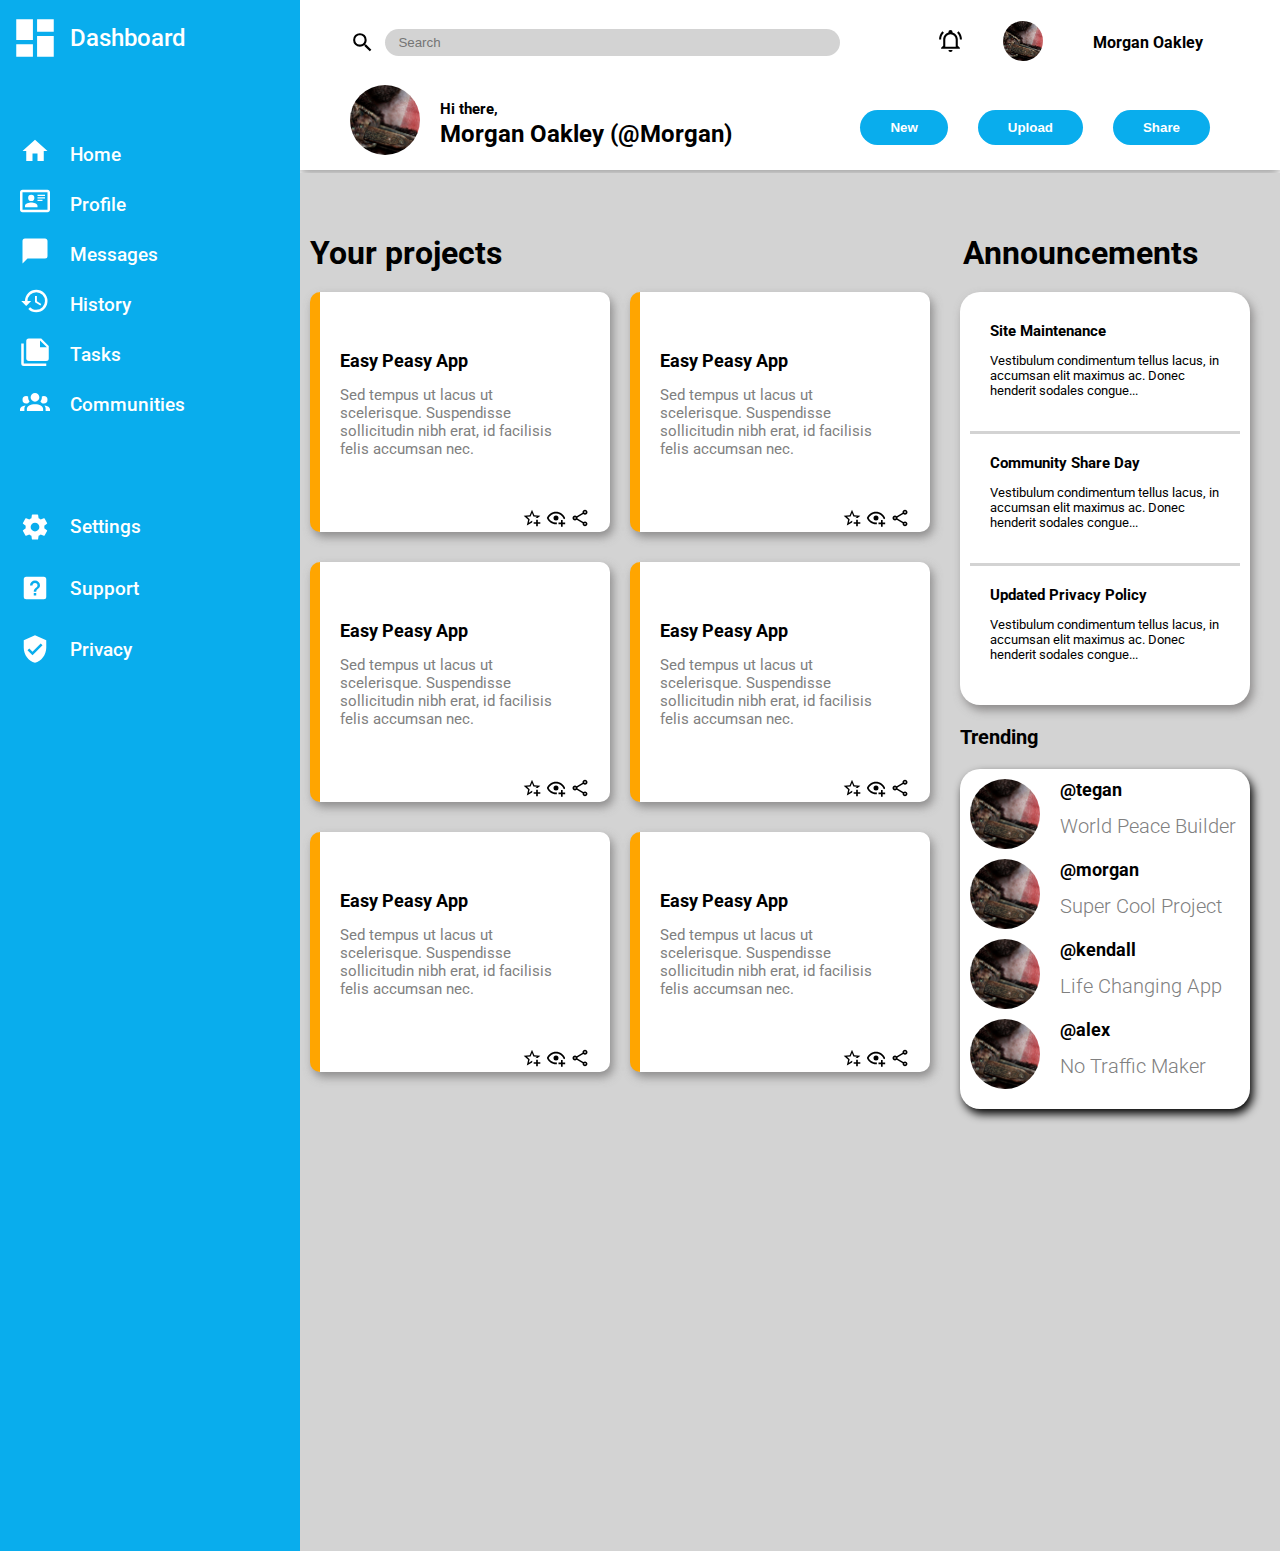
<file: index.html>
<!DOCTYPE html>
<html lang="en">
<head>
    <meta charset="UTF-8">
    <meta name="viewport" content="width=device-width, initial-scale=1.0">
    <title>HTML/CSS Grid Example</title>
    <!-- All icons from https://pictogrammers.com/library/mdi/ -->
    <link rel="preconnect" href="https://fonts.googleapis.com">
<link rel="preconnect" href="https://fonts.gstatic.com" crossorigin>
<link href="https://fonts.googleapis.com/css2?family=Roboto:ital,wght@0,100;0,300;0,400;0,500;0,700;0,900;1,100;1,300;1,400;1,500;1,700;1,900&display=swap" rel="stylesheet">
    
    <link rel="stylesheet" href="styles.css">
</head>
<body>
    <div class="grid-container">
        <div class="header">
            
            <div class="left-side">
                <div class="search-box"><img class="spyglass" src="icons/search.svg" alt=""><input class="search-bar" type="text" placeholder="  Search"></div>
                <div class="a-profile fifty">
                    <div class="one"><img class="kratos-p" src="icons/kratos.jpeg" alt=""></div>
                    <div class="two"><p>Hi there,</p> </div>
                    <div class="drei topp">Morgan Oakley (@Morgan)</div>
                    
                </div>
        </div>
            <div class="header-right">
            <div class="header-right-top">
                <div><img class="bell-pic" src="icons/bell.svg" alt=""></div>
                <div><img class="kratos-hrt" src="icons/kratos.jpeg" alt=""></div>
                <div><p class="hrt-name">Morgan Oakley</p></div>
            </div>
            <div class="header-right-bottom">
                <button>New</button>
                <button>Upload</button>
                <button>Share</button>
            </div>
            </div>
        </div>
        <div class="sidebar">
            <div class="logo"><img class="dash-logo" src="icons/dashboard.svg"><p>Dashboard</p></div>

            <div class="six-elements">
                <div class="six"><img src="icons/home.svg" alt=""><p>Home</p></div>
                <div class="six"><img src="icons/profile.svg" alt=""><p>Profile</p></div>
                <div class="six"><img src="icons/message.svg" alt=""><p>Messages</p></div>
                <div class="six"><img src="icons/history.svg" alt=""><p>History</p></div>
                <div class="six"><img src="icons/tasks.svg" alt=""><p>Tasks</p></div>
                <div class="six"><img src="icons/communities.svg" alt=""><p>Communities</p></div>
            </div>

            <div class="three-elements">
                <div class="three"><img src="icons/settings.svg"><p>Settings</p></div>
                <div class="three"><img src="icons/support.svg"><p>Support</p></div>
                <div class="three"><img src="icons/privacy.svg"><p>Privacy</p></div>
            </div>
        </div>
        <div class="main-content">
            <div class="headings">
                <h1 class="hh1">Your projects</h1>
                <h1 class="hh2">Announcements</h1>
            </div>
            <div class="main-columns">
                <div class="six-boxes" style="background-color: lightgrey;">
                <div class="box-aqua">
                    <div class="thebox">
                        <p class="titles">Easy Peasy App</p>
                        <p class="para">Sed tempus ut lacus ut scelerisque. Suspendisse sollicitudin nibh erat, id facilisis felis accumsan nec.</p>
                    </div>
                    <div class="icons"> <img class="stars" src="icons/star.svg" alt=""> <img class="eyes" src="icons/eye.svg" alt=""> <img class="shares" src="icons/share.svg" alt=""></div>
                    
                </div>
                <div class="box-aqua">
                    <div class="thebox">
                        <p class="titles">Easy Peasy App</p>
                        <p class="para">Sed tempus ut lacus ut scelerisque. Suspendisse sollicitudin nibh erat, id facilisis felis accumsan nec.</p>
                    </div>
                    <div class="icons"> <img class="stars" src="icons/star.svg" alt=""> <img class="eyes" src="icons/eye.svg" alt=""> <img class="shares" src="icons/share.svg" alt=""></div>
                </div>
                <div class="box-aqua">
                    <div class="thebox">
                        <p class="titles">Easy Peasy App</p>
                        <p class="para">Sed tempus ut lacus ut scelerisque. Suspendisse sollicitudin nibh erat, id facilisis felis accumsan nec.</p>
                    </div>
                    <div class="icons"> <img class="stars" src="icons/star.svg" alt=""> <img class="eyes" src="icons/eye.svg" alt=""> <img class="shares" src="icons/share.svg" alt=""></div>
                </div>
                <div class="box-aqua">
                    <div class="thebox">
                        <p class="titles">Easy Peasy App</p>
                        <p class="para">Sed tempus ut lacus ut scelerisque. Suspendisse sollicitudin nibh erat, id facilisis felis accumsan nec.</p>
                    </div>
                    <div class="icons"> <img class="stars" src="icons/star.svg" alt=""> <img class="eyes" src="icons/eye.svg" alt=""> <img class="shares" src="icons/share.svg" alt=""></div>
                </div>
                <div class="box-aqua">
                    <div class="thebox">
                        <p class="titles">Easy Peasy App</p>
                        <p class="para">Sed tempus ut lacus ut scelerisque. Suspendisse sollicitudin nibh erat, id facilisis felis accumsan nec.</p>
                    </div>
                    <div class="icons"> <img class="stars" src="icons/star.svg" alt=""> <img class="eyes" src="icons/eye.svg" alt=""> <img class="shares" src="icons/share.svg" alt=""></div>
                </div>
                <div class="box-aqua">
                    <div class="thebox">
                        <p class="titles">Easy Peasy App</p>
                        <p class="para">Sed tempus ut lacus ut scelerisque. Suspendisse sollicitudin nibh erat, id facilisis felis accumsan nec.</p>
                        <div class="icons"> <img class="stars" src="icons/star.svg" alt=""> <img class="eyes" src="icons/eye.svg" alt=""> <img class="shares" src="icons/share.svg" alt=""></div>
                    </div>
                    
                </div>
                </div>
                <div class="two-boxes">
                    
                <div class="topbox-lightgreen">
                    <div class="announce">
                        <h2>Site Maintenance</h2>
                        <p>Vestibulum condimentum tellus lacus, in accumsan elit maximus ac. Donec henderit sodales congue...</p>
                    </div>
                    <div>
                        <h2>Community Share Day</h2>
                        <p>Vestibulum condimentum tellus lacus, in accumsan elit maximus ac. Donec henderit sodales congue...</p>
                    </div>
                    <div class="upp">
                        <h2>Updated Privacy Policy</h2>
                        <p>Vestibulum condimentum tellus lacus, in accumsan elit maximus ac. Donec henderit sodales congue...</p>
                    </div>
                </div>
                <div class="box-lightgreen">
                    <p class="trnding">Trending</p>
                        <div class="the-profiles">
                            <div class="a-profile tegan">
                                <div class="one tegan"><img class="kratos-p" src="icons/kratos.jpeg" alt=""></div>
                                <div class="two topright ats">@tegan </div>
                                <div class="drei four">World Peace Builder</div>
                                
                            </div>
                        
                            <div class="a-profile tegan">
                                <div class="one"><img class="kratos-p" src="icons/kratos.jpeg" alt=""></div>
                                <div class="two ats">@morgan </div>
                                <div class="drei">Super Cool Project</div>
                                
                            </div>
                            <div class="a-profile tegan">
                                <div class="one"><img class="kratos-p" src="icons/kratos.jpeg" alt=""></div>
                                <div class="two ats">@kendall </div>
                                <div class="drei">Life Changing App</div>
                                
                            </div>
                            <div class="a-profile tegan">
                                <div class="one bottomleft"><img class="kratos-p" src="icons/kratos.jpeg" alt=""></div>
                                <div class="two ats">@alex </div>
                                <div class="drei bottomright">No Traffic Maker</div>
                                
                            </div>
                        </div>
                </div>
                </div>
            </div>
        </div>
    </div>

    <link rel="stylesheet" href="styles.css">
    <script src="myjs.js"></script>
</body>
</html>
</file>
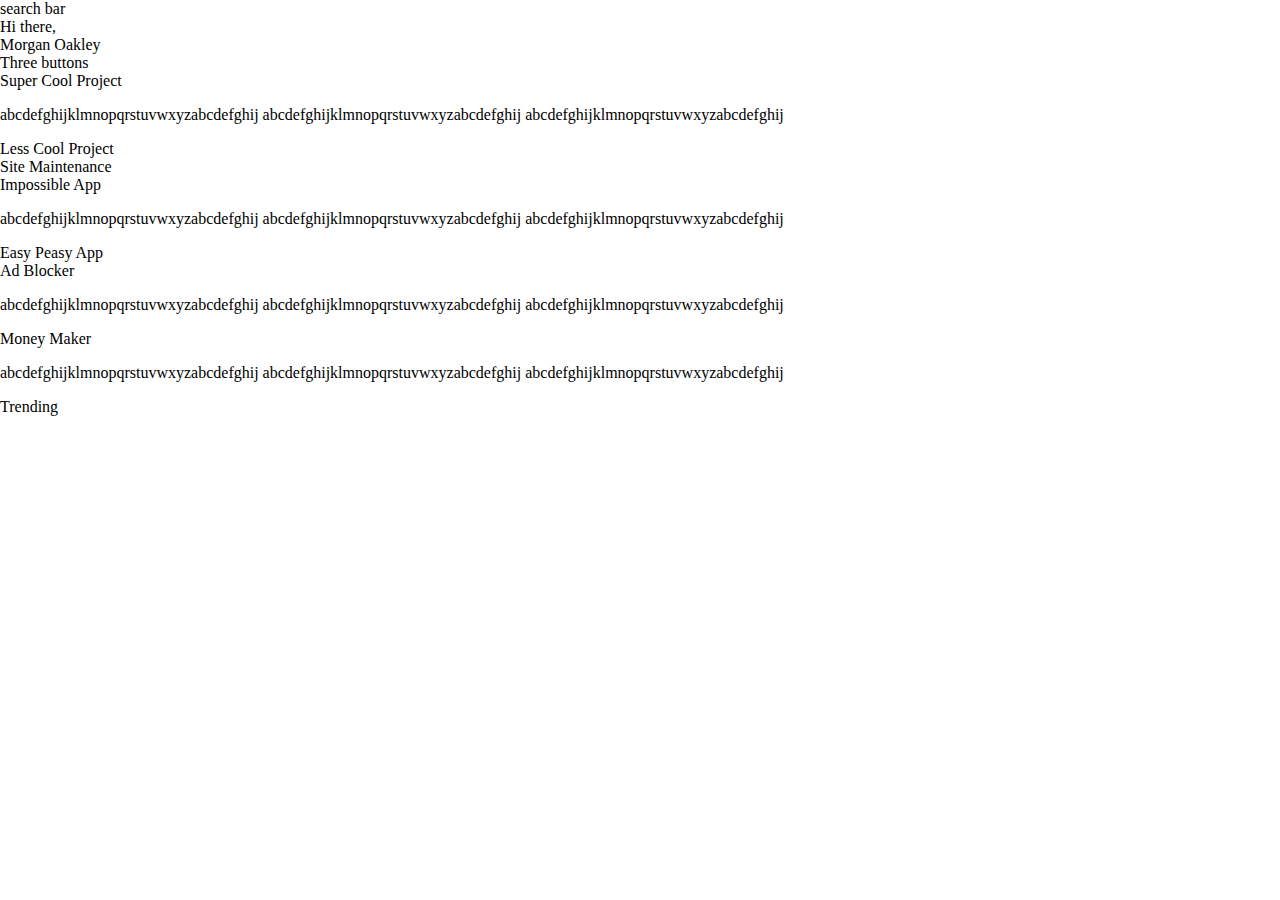
<file: example.html>
<!DOCTYPE html>
<html lang="en">
<head>
    <meta charset="UTF-8">
    <meta name="viewport" content="width=device-width, initial-scale=1.0">
    <title>Document</title>
    <link rel="stylesheet" href="styles.css">
</head>
<body>
    <div class="container-two"> 
       <div class="search-name">
        <div>search bar</div>
        <div>Hi there,</div>
       </div>
       <div class="upload-share">
        <div>Morgan Oakley</div>
       <div>Three buttons</div>
    </div>
    </div>

    <div class="container-three">
        <div class="Super-Cool-Project box-item"> Super Cool Project
            <p>
                abcdefghijklmnopqrstuvwxyzabcdefghij
            abcdefghijklmnopqrstuvwxyzabcdefghij
            abcdefghijklmnopqrstuvwxyzabcdefghij
            </p>
            
        </div>
        <div class="Less-Cool-Project"> Less Cool Project</div>
        <div class="site-maintenance big-box-item"> Site Maintenance</div>
        <div class="impossible-app box-item"> Impossible App
            <p>
                abcdefghijklmnopqrstuvwxyzabcdefghij
            abcdefghijklmnopqrstuvwxyzabcdefghij
            abcdefghijklmnopqrstuvwxyzabcdefghij
            </p>
        </div>
        <div class="easy-peasy-app"> Easy Peasy App</div>
        <div class="ad-blocker box-item" > Ad Blocker
            <p>
                abcdefghijklmnopqrstuvwxyzabcdefghij
            abcdefghijklmnopqrstuvwxyzabcdefghij
            abcdefghijklmnopqrstuvwxyzabcdefghij
            </p>
        </div>
        <div class="monkey-maker">Money Maker
            <p>
                abcdefghijklmnopqrstuvwxyzabcdefghij
            abcdefghijklmnopqrstuvwxyzabcdefghij
            abcdefghijklmnopqrstuvwxyzabcdefghij
            </p>
        </div>
        <div class="trending big-box-item">Trending</div>
    </div>
    
</body>
</html>
</file>
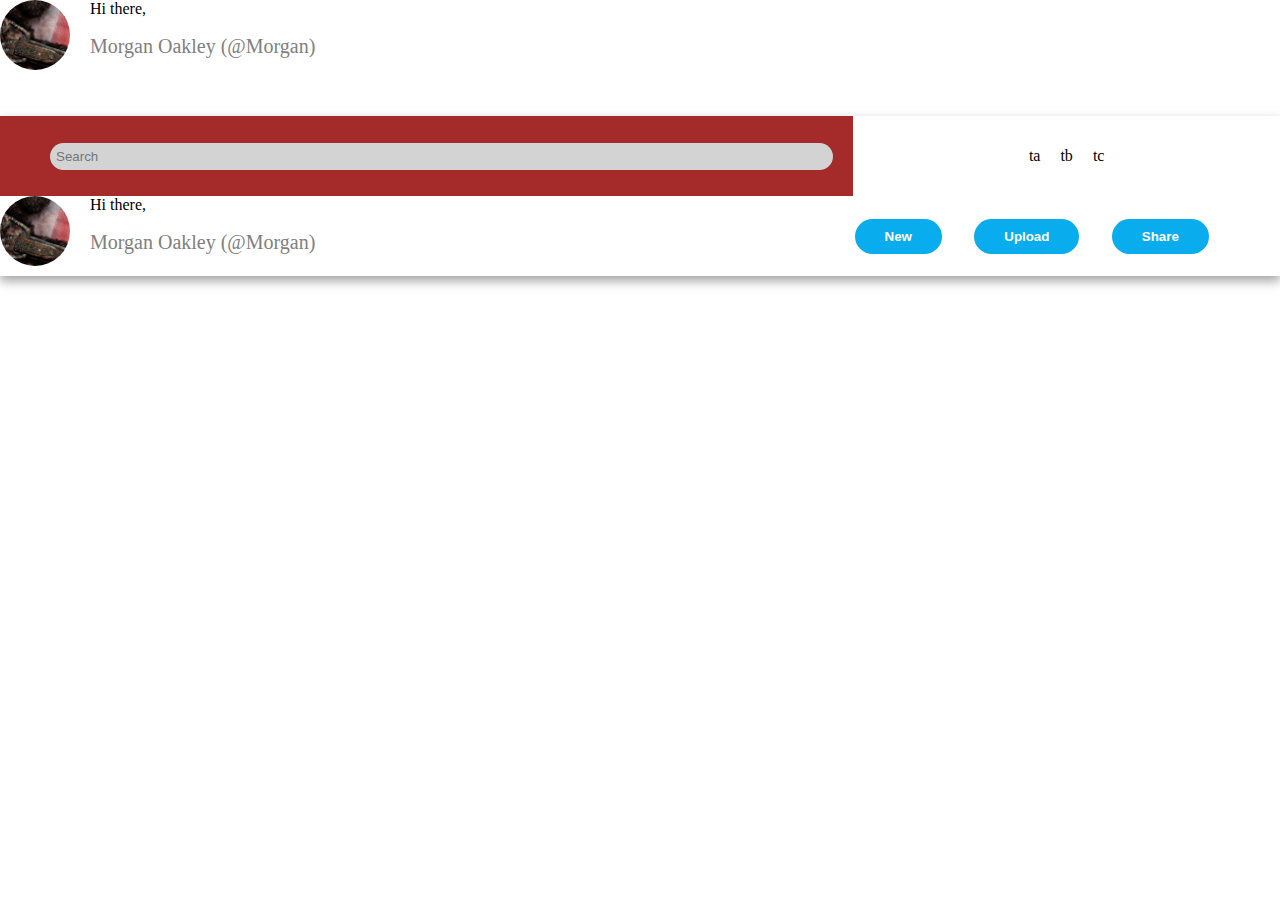
<file: index2.html>
<!DOCTYPE html>
<html lang="en">
<head>
    <meta charset="UTF-8">
    <meta name="viewport" content="width=device-width, initial-scale=1.0">
    <link rel="stylesheet" href="styles.css">
    <title>Document</title>
</head>

<!-- <div class="image-container">
    
    <div class="pinky" style="background-color: pink;">
        <img src="icons/kratos.jpeg" alt="">
    </div>
    <div class="rows" style="background-color: lightblue;">
        
        <div>Hi there, </div>
        <div>Morgan Oakley (@morgan)</div>
    </div>
</div> -->
<body>
    
    
    <div class="a-profile">
        <div class="one"><img class="kratos-p" src="icons/kratos.jpeg" alt=""></div>
        <div class="two">Hi there, </div>
        <div class="drei">Morgan Oakley (@Morgan)</div>
        
    </div>

    <br>
    <br>
    <div class="header">
            
        <div class="left-side">
            <div class="search-box" style="background-color: brown;"><input class="search-bar" type="text" placeholder="Search"></div>
            <div class="a-profile">
                <div class="one"><img class="kratos-p" src="icons/kratos.jpeg" alt=""></div>
                <div class="two">Hi there, </div>
                <div class="drei">Morgan Oakley (@Morgan)</div>
                
            </div>
    </div>
        <div class="header-right">
        <div class="header-right-top">
            <div>ta</div>
            <div>tb</div>
            <div>tc</div>
        </div>
        <div class="header-right-bottom">
            <button>New</button>
            <button>Upload</button>
            <button>Share</button>
        </div>
        </div>
    </div>
</body>
</html>
</file>
<file: styles.css>
body {
    margin: 0;
    padding: 0;
    font-family: roboto;
}
.box-aqua{
    overflow: auto;
    word-wrap: break-word;
    position: relative;
    padding: 20px;
    margin-bottom: 10px;
    box-shadow: 3px 5px 10px rgba(111, 109, 109, 0.7);
}




.grid-container {
    display: grid;
    grid-template-columns: 300px 1fr; /* Sidebar takes 200px, main content takes remaining space */
    grid-template-rows: 170px 1fr; /* Header takes 100px, rest for main content */
    /* gap: 10px; Add some space between grid items */
    height: 100vh; /* Make the grid container fill the viewport height */
    grid-row-gap: 3px;
    
}

.header {
    grid-column: 2 / span 2; /* Header spans both columns */
    background-color: white;
    
    
}

.sidebar {
    display: grid;
    align-content: start;
    grid-gap: 60px;
    grid-row: 1/3;
    background-color: rgb(9, 173, 237);
    color: white;
    
    
    
}

.main-content {
    background-color: lightgrey;
    grid-row: 2/3;
    grid-column: 2/3;
    padding-right: 20px;
    
    /* box-shadow: inset 0px 5px 0px rgba(111, 109, 109, 0.5); */


}

.header{
    box-shadow: 0px 5px 10px rgba(70, 69, 69, 0.5);
}

h1 {
    margin-bottom: 10px;
}

h2 {
    margin: 0px;
    font-size: 15px;
    
}





/* main section */

.main-columns{
    display: grid;
    grid-template-columns: 2fr 1fr;
    

}

.box-aqua{
    background-color: white;
    border-radius: 10px;
    border-left-width: 10px;
    border-color: orange;
    border-left-style: solid;
    padding-left: 10px;
    height: 200px;
}

.topbox-lightgreen{
    margin-left: 20px;
    margin-top: 10px;
    background-color: white;
    box-shadow: 3px 5px 10px rgba(108, 106, 106, 0.7);
    
}

.six-boxes{
    display: grid;
    grid-template-columns: 1fr 1fr;
    gap: 20px;
    height: 300px;
    /* height: 600px; 600 */
    margin: 10px;
}

.two-boxes{
    display: grid;
    justify-content: center;
    grid-template-rows: 1fr 2fr;
    gap: 0px;
    border-radius: 10px;
    margin-right: 10px;
    
}

/* header bits */
.search-box, .header-right-top, .header-right-bottom{
    display: flex;
    align-items: center;
    justify-content: center;
    gap: 30px;
}

.kratos-hrt{
    margin-left: 20px;
    margin-right: 30px;
}

.search-box{
    padding: 20px;
    padding-left: 50px;
    gap: 10px;
    /* width: 600px; */
}
.search-bar{
    width: 100%;
    grid-column: 1/2;
    grid-row: 1/2;
    border-radius: 20px;
    border: none;
    background-color: lightgray;
    padding: 6px;

}



.header{
    display: grid;
    grid-template-columns: 2fr 1fr;
}

.the-profiles{
    border-radius: 20px;
    border-style: solid;
    padding:   10px;
    background-color: white;
    margin-left: 20px;
}

.header-right{
    background-color: lightgrey;
    display: grid;
    grid-template-rows: 1fr 1fr;
}

.profile-pic{
    display: grid;
    background-color: lightgrey;
    border-style: solid;
    border-radius: 15px;
    justify-content: center;
    align-content: center;
 
    width: 100%;
    height: auto;
    overflow: hidden;
}

.profile-pic > img{
    width: 100%;
    height: 100%;
    object-fit: cover;
}

.profile-details{
    display: grid;
    grid-template-rows: 1fr 1fr;

}

.profile-details > div{
    display: grid;
    background-color: lightgrey;
    border-style: solid;
    border-radius: 15px;
    justify-content: center;
    align-content: center;
}

.header-right-top{
    display: grid;
    grid-template-columns: 1fr 1fr 1fr;
    background-color: white;

}

.header-right-bottom{
    display: grid;
    grid-template-columns: 1fr 1fr 1fr;
    background-color: white;
}

.left-side{
    display: grid;
    grid-template-rows: 1fr 1fr;
    grid-row: 1/2;
    grid-column: 1/2;
}


/* trending bit */
.trending-profiles{
    display: grid;
    grid-template-columns: 1fr 3fr;
    background-color: lightgrey;

}

.trending-sub{
    display: grid;
    background-color: lightgrey;
    border-style: solid;
    border-radius: 15px;
    justify-content: center;
    align-content: center;
}

.trending-sub2{
    display: grid;
    grid-template-rows: 1fr 1fr;
    background-color: lightgrey;

}

.trending-sub2 > div{
    display: grid;
    background-color: lightgrey;
    border-style: solid;
    border-radius: 15px;
    justify-content: center;
    align-content: center;
}


/* icon stuff */
.six{
    
    color: white;
    display: flex;
    align-items: end;
    margin-bottom: 20px;
}

.six-elements > div > img{
    height: 30px;
    filter: invert(100%);
    
}



.three-elements > div > img{
    height: 30px;
    filter: invert(100%);
    
}

.sidebar > div > img{
    height: 50px;
    filter: invert(100%);
    /* margin-left: 20px; */
}

.six-elements p{
    margin: 0;
    padding-left: 20px;
    font-size:1.2em;
    font-weight: 500;
}

.logo{
    display: flex;
    align-items: center;
    margin-left: 10px;
}

.logo p {
    margin-left: 10px;
    font-size: x-large;
    font-weight:500;
}



.sidebar > div > div > img {
    margin-left: 20px;
}

.three {
    display: flex;
    align-items: center;
}

.three p {
    margin-left: 20px;
    font-size:1.2em;
    font-weight: 500;
}

.profile-pic{
    height: 40px;
    width: 40px;
    
}




/* profile example */


.kratos-p {
    width: 100%;
    height: 100%;
    object-fit: cover;
    object-position:bottom;
    border-radius: 50%;
    
}

.a-profile{
display: grid;
grid-template-columns: 70px 1fr 1fr;
grid-template-rows: 35px 35px;
margin-bottom: 10px;
padding-left: 50px;

}

.one img{
    width: 70px;
    height: 70px;
}

.one{
    background-color: white;
    grid-row: 1/3;
    grid-column: 1/2;
}
.two{
    background-color: white;
    grid-column: 2/4
}
.drei{
    background-color: white;
    grid-column: 2/4;
    grid-row: 2/3
}

button{
    background-color: rgb(9, 173, 237);
    border-style: none;
    border-radius: 20px;
    padding-left: 30px;
    padding-right: 30px;
    padding-top: 10px;
    padding-bottom: 10px;
    font-weight: bold;
    color: white;
}

.header-right-bottom{
    display: flex;
    justify-content: space-around;
}

.stars, .eyes, .shares {
    height: 20px;
    
    
}



.icons{
    position: absolute;
    bottom: 0;
    right: 0;
    padding-right: 20px;
    
}

.kratos-hrt{
    height: 40px;
    width: 40px;
    object-fit: cover;
    object-position:bottom;
    border-radius: 50%;
    
}

.header-right-top{
    display: flex;
    justify-content: center;
    gap: 20px;
}

.bell-pic{
    height: 25px;
    width: 25px;
    object-fit: cover;
    object-position:bottom;
    
}

.hrt-name{
    font-weight: bold;
}

.spyglass{
    height: 25px;
    width: 25px;
    object-fit: cover;
    object-position:bottom;
    
}

.two, .drei {
    padding-left: 20px;
}

.two p{
   padding-bottom: 
}

.topbox-lightgreen{
    border-radius: 20px;
    padding: 10px;
}

.box-lightgreen > div {
    border-left: 0px;
    border-right: 0px;
    border-top: 0px;
    border-bottom: 0px;
    border-style: solid;
    border-color: lightgrey;
    box-shadow: 3px 5px 10px;
    
}



.headings  {
    display: flex;
    background-color: lightgrey;
    padding-left: 10px;
    margin-top: 40px;
    
    
    
    
}

.hh1 {
    flex: 2;
    
}

.hh2 {
    flex: 1;
    position: relative;
    right: -20px;
    
}

.tegan {
    border-top-left-radius: 20px;
    
}

.topright {
    border-top-right-radius: 19px;
    
}

.bottomright {
    border-bottom-right-radius: 19px;
   
}

.bottomleft{
    border-bottom-left-radius: 19px;
}

.topbox-lightgreen div:nth-child(2){
    border-bottom: solid;
    border-color: lightgrey;
    
}

.topbox-lightgreen div:nth-child(1){
    border-bottom: solid;
    border-color: lightgrey;
    
}

.trnding{
    font-weight: bold;
    font-size: 20px;
    position: relative;
    left: 20px;
}

.topbox-lightgreen > div{
    padding: 20px;
}

.topbox-lightgreen > p{
    
}

.para{
    font-size: 15px;
}

.topbox-lightgreen > div > p{
    font-size: 13px;
}

.titles{
    margin-bottom: 0px;
    font-weight: bold;
    font-size: 18px;
}

.thebox{
    padding: 20px;
    padding-left: 10px;
    font-size: 15px;
}

.two p {
    font-size: 15px;
    font-weight: bold;
}

.drei {
    font-size: 24px;
    font-weight: bold;
}

.header-right-bottom{
    padding-right: 70px;
}

.a-profile, .tegan{
    padding: 0px;
}


.drei, .four {
    font-size: 20px;
    font-weight: 300;
    color: grey;
}

.ats{
    font-weight: bold;
    font-size: 18px;
}

.fifty{
    padding-left: 50px;
}

.topp{
    font-size: 24px;
    font-weight: bold;
    color: black;
}

.para{
    color: grey;
}
</file>
